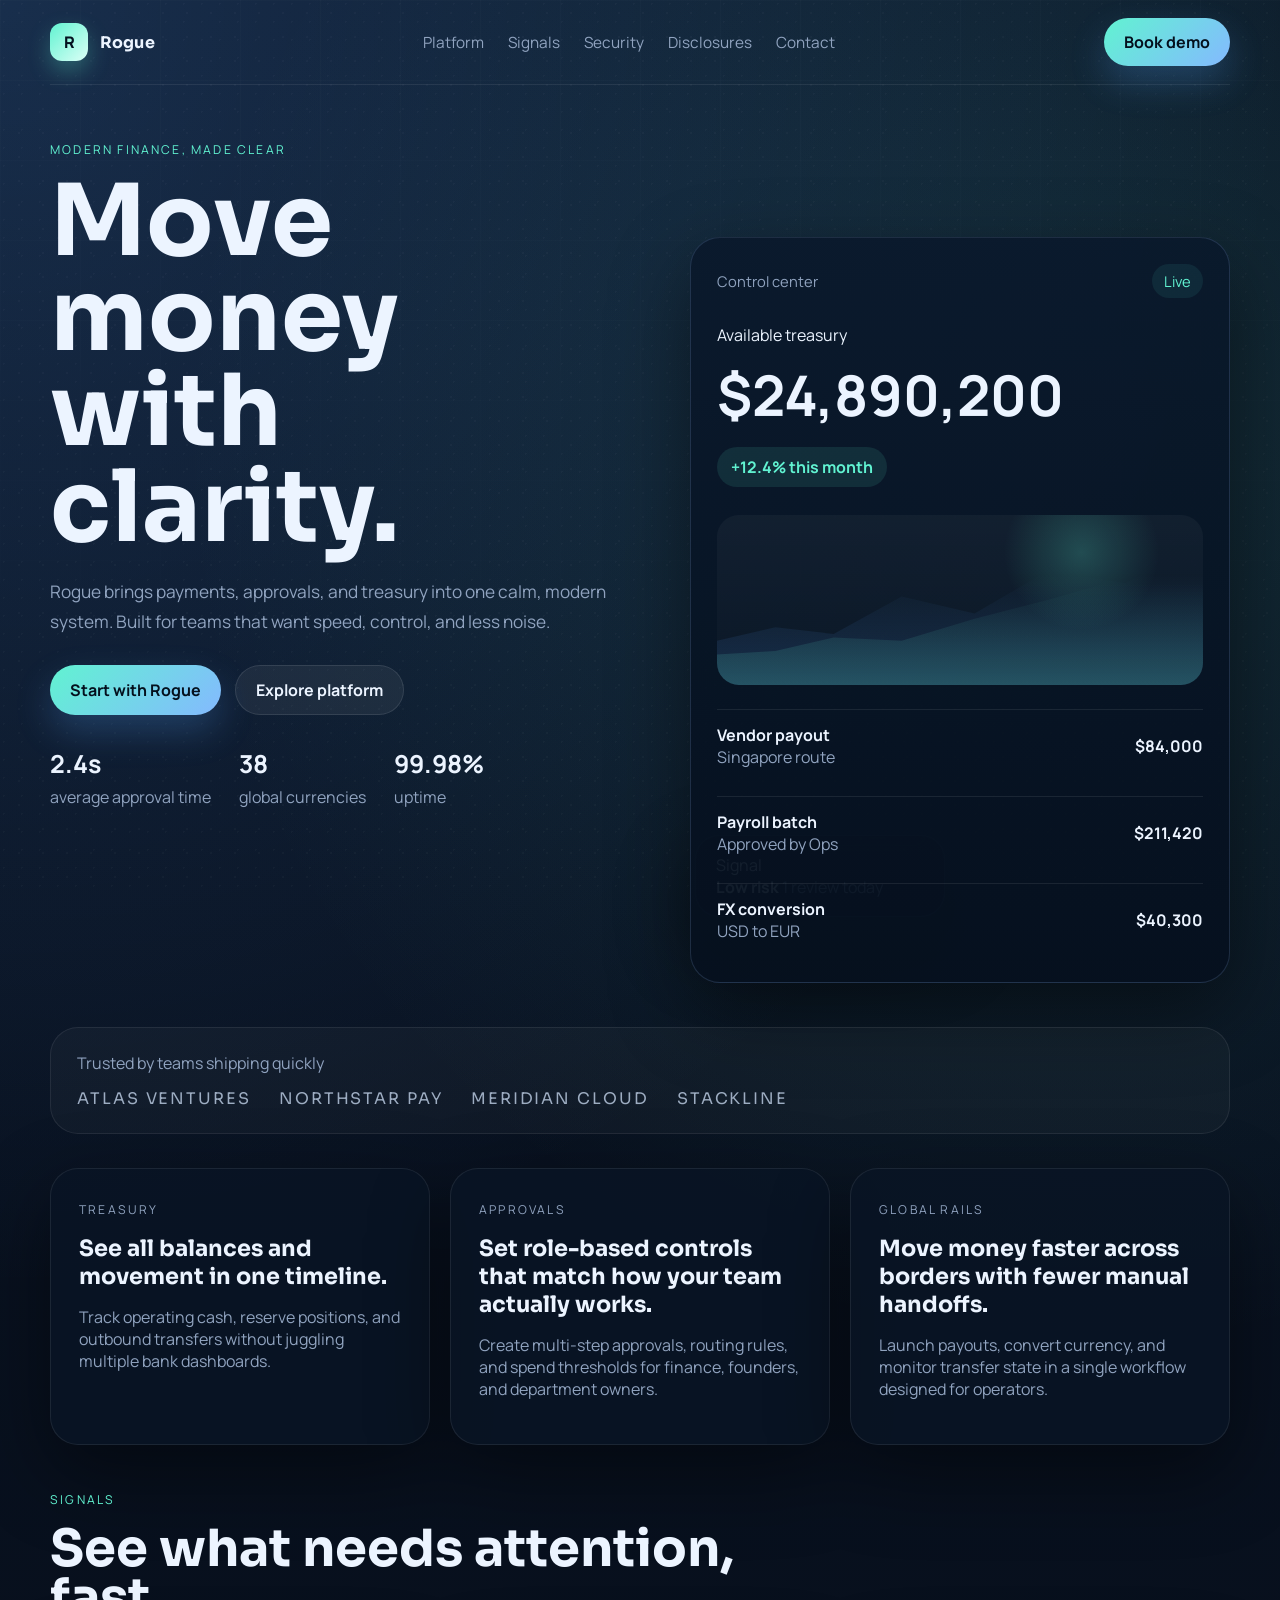
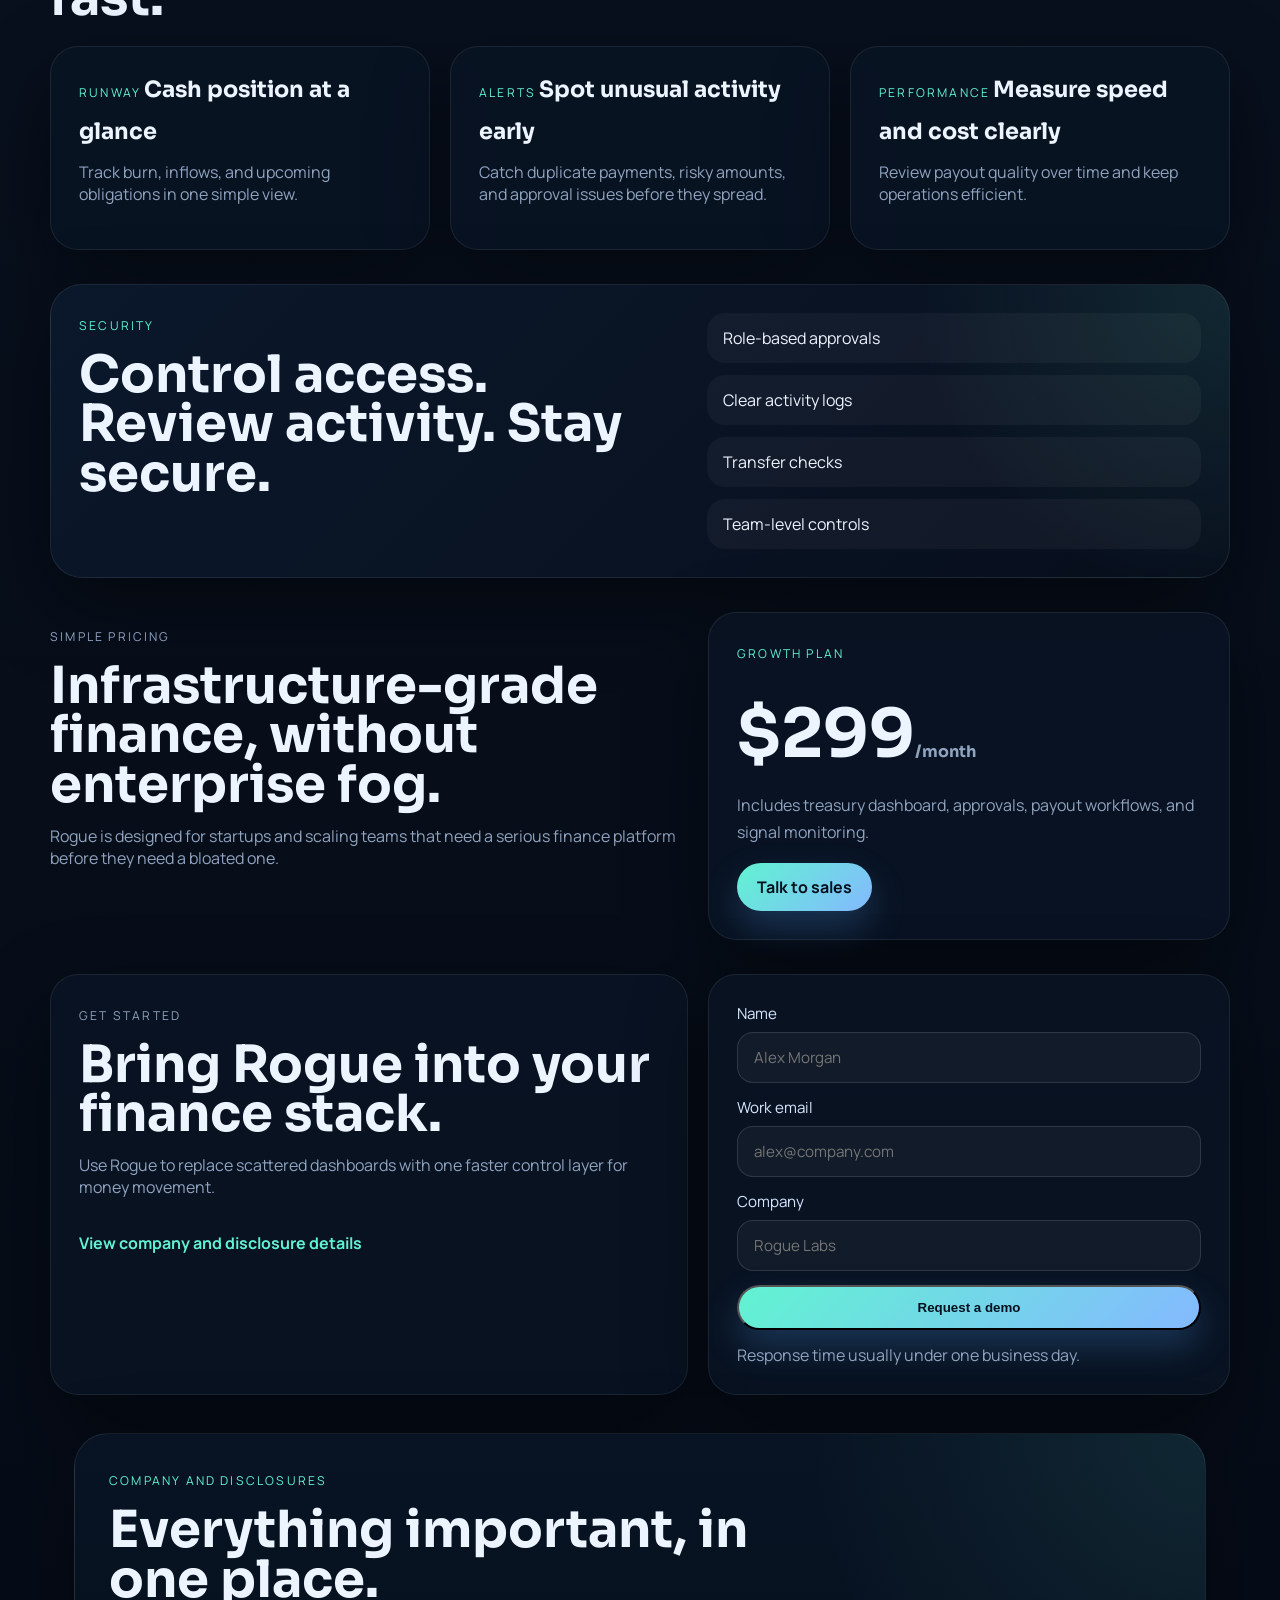
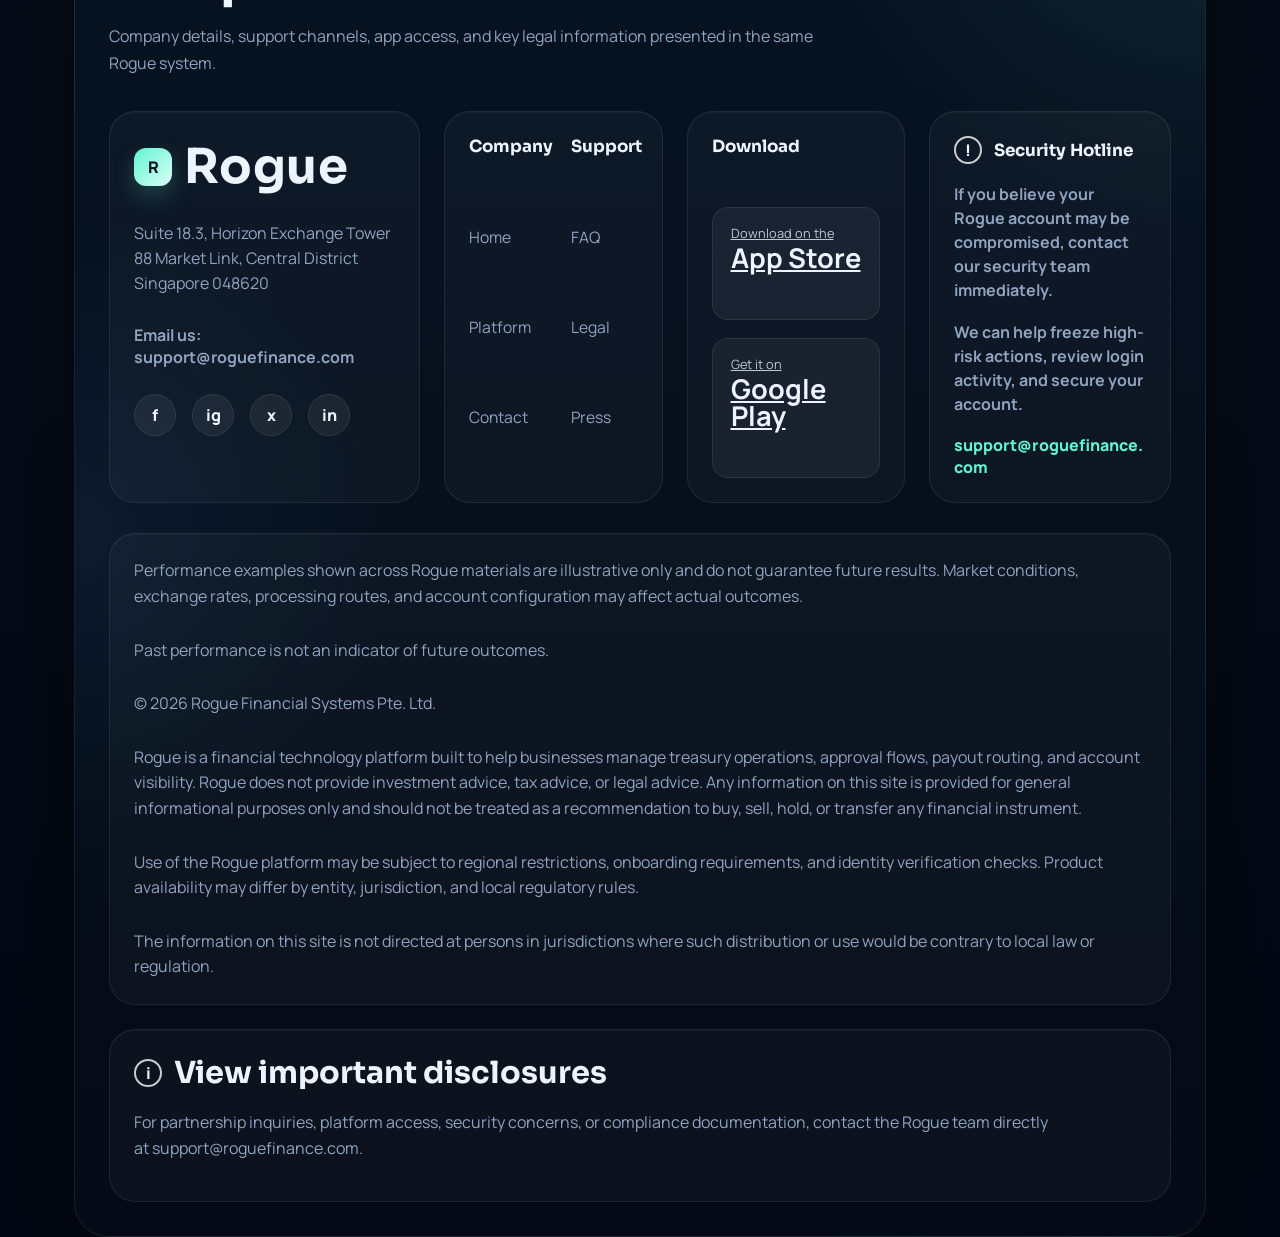
<file: index.html>
<!DOCTYPE html>
<html lang="en">
<head>
  <meta charset="UTF-8">
  <meta name="viewport" content="width=device-width, initial-scale=1.0">
  <title>Rogue | Fintech for Fast Teams</title>
  <link rel="preconnect" href="https://fonts.googleapis.com">
  <link rel="preconnect" href="https://fonts.gstatic.com" crossorigin>
  <link href="https://fonts.googleapis.com/css2?family=Manrope:wght@400;500;700;800&family=Sora:wght@400;600;700&display=swap" rel="stylesheet">
  <link rel="stylesheet" href="styles.css">
</head>
<body>
  <div class="noise"></div>

  <header class="site-header">
    <a href="#top" class="brand">
      <span class="brand-mark">R</span>
      <span class="brand-name">Rogue</span>
    </a>

    <nav class="site-nav">
      <a href="#platform">Platform</a>
      <a href="#signals">Signals</a>
      <a href="#security">Security</a>
      <a href="#disclosures">Disclosures</a>
      <a href="#contact">Contact</a>
    </nav>

    <a href="#contact" class="nav-cta">Book demo</a>
  </header>

  <main id="top">
    <section class="hero">
      <div class="hero-copy reveal">
        <p class="eyebrow">Modern finance, made clear</p>
        <h1>Move money with clarity.</h1>
        <p class="hero-text">
          Rogue brings payments, approvals, and treasury into one calm, modern system.
          Built for teams that want speed, control, and less noise.
        </p>

        <div class="hero-actions">
          <a href="#contact" class="primary-button">Start with Rogue</a>
          <a href="#platform" class="secondary-button">Explore platform</a>
        </div>

        <div class="hero-proof">
          <div>
            <strong>2.4s</strong>
            <span>average approval time</span>
          </div>
          <div>
            <strong>38</strong>
            <span>global currencies</span>
          </div>
          <div>
            <strong>99.98%</strong>
            <span>uptime</span>
          </div>
        </div>
      </div>

      <div class="hero-visual reveal">
        <div class="visual-shell">
          <div class="visual-grid"></div>

          <div class="floating-card risk-card">
            <p>Signal</p>
            <strong>Low risk</strong>
            <span>1 review today</span>
          </div>

          <div class="dashboard-panel">
            <div class="panel-topline">
              <span>Control center</span>
              <span class="status-live">Live</span>
            </div>

            <div class="metric-block">
              <p>Available treasury</p>
              <h2>$24,890,200</h2>
              <div class="growth-chip">+12.4% this month</div>
            </div>

            <div class="chart-area" aria-hidden="true">
              <span class="chart-line chart-one"></span>
              <span class="chart-line chart-two"></span>
              <span class="chart-glow"></span>
            </div>

            <div class="transaction-list">
              <article>
                <div>
                  <strong>Vendor payout</strong>
                  <span>Singapore route</span>
                </div>
                <b>$84,000</b>
              </article>
              <article>
                <div>
                  <strong>Payroll batch</strong>
                  <span>Approved by Ops</span>
                </div>
                <b>$211,420</b>
              </article>
              <article>
                <div>
                  <strong>FX conversion</strong>
                  <span>USD to EUR</span>
                </div>
                <b>$40,300</b>
              </article>
            </div>
          </div>
        </div>
      </div>
    </section>

    <section class="logo-strip reveal">
      <span>Trusted by teams shipping quickly</span>
      <div class="logo-row">
        <p>ATLAS VENTURES</p>
        <p>NORTHSTAR PAY</p>
        <p>MERIDIAN CLOUD</p>
        <p>STACKLINE</p>
      </div>
    </section>

    <section id="platform" class="platform-grid">
      <article class="feature-card reveal">
        <p class="section-label">Treasury</p>
        <h3>See all balances and movement in one timeline.</h3>
        <p>Track operating cash, reserve positions, and outbound transfers without juggling multiple bank dashboards.</p>
      </article>

      <article class="feature-card reveal">
        <p class="section-label">Approvals</p>
        <h3>Set role-based controls that match how your team actually works.</h3>
        <p>Create multi-step approvals, routing rules, and spend thresholds for finance, founders, and department owners.</p>
      </article>

      <article class="feature-card reveal">
        <p class="section-label">Global rails</p>
        <h3>Move money faster across borders with fewer manual handoffs.</h3>
        <p>Launch payouts, convert currency, and monitor transfer state in a single workflow designed for operators.</p>
      </article>
    </section>

    <section id="signals" class="signals-section">
      <div class="section-heading reveal">
        <p class="eyebrow">Signals</p>
        <h2>See what needs attention, fast.</h2>
      </div>

      <div class="signals-grid">
        <article class="signal-panel reveal">
          <span class="panel-kicker">Runway</span>
          <strong>Cash position at a glance</strong>
          <p>Track burn, inflows, and upcoming obligations in one simple view.</p>
        </article>

        <article class="signal-panel reveal">
          <span class="panel-kicker">Alerts</span>
          <strong>Spot unusual activity early</strong>
          <p>Catch duplicate payments, risky amounts, and approval issues before they spread.</p>
        </article>

        <article class="signal-panel reveal">
          <span class="panel-kicker">Performance</span>
          <strong>Measure speed and cost clearly</strong>
          <p>Review payout quality over time and keep operations efficient.</p>
        </article>
      </div>
    </section>

    <section id="security" class="security-band reveal">
      <div>
        <p class="eyebrow">Security</p>
        <h2>Control access. Review activity. Stay secure.</h2>
      </div>

      <div class="security-list">
        <p>Role-based approvals</p>
        <p>Clear activity logs</p>
        <p>Transfer checks</p>
        <p>Team-level controls</p>
      </div>
    </section>

    <section class="pricing-band reveal">
      <div class="pricing-copy">
        <p class="eyebrow">Simple pricing</p>
        <h2>Infrastructure-grade finance, without enterprise fog.</h2>
        <p>Rogue is designed for startups and scaling teams that need a serious finance platform before they need a bloated one.</p>
      </div>

      <div class="pricing-card">
        <span class="price-label">Growth plan</span>
        <strong>$299<span>/month</span></strong>
        <p>Includes treasury dashboard, approvals, payout workflows, and signal monitoring.</p>
        <a href="#contact" class="primary-button">Talk to sales</a>
      </div>
    </section>

    <section id="contact" class="contact-section reveal">
      <div class="contact-card">
        <p class="eyebrow">Get started</p>
        <h2>Bring Rogue into your finance stack.</h2>
        <p>Use Rogue to replace scattered dashboards with one faster control layer for money movement.</p>
        <a href="#disclosures" class="text-link">View company and disclosure details</a>
      </div>

      <form class="contact-form">
        <label>
          Name
          <input type="text" placeholder="Alex Morgan">
        </label>
        <label>
          Work email
          <input type="email" placeholder="alex@company.com">
        </label>
        <label>
          Company
          <input type="text" placeholder="Rogue Labs">
        </label>
        <button type="submit" class="primary-button">Request a demo</button>
        <p class="form-note" id="form-note">Response time usually under one business day.</p>
      </form>
    </section>

    <section id="disclosures" class="disclosures-hub reveal">
      <div class="disclosures-intro">
        <p class="eyebrow">Company and disclosures</p>
        <h2>Everything important, in one place.</h2>
        <p>
          Company details, support channels, app access, and key legal information presented in the same Rogue system.
        </p>
      </div>

      <div class="info-top">
        <div class="info-brand-block">
          <a href="#top" class="info-brand">
            <span class="brand-mark">R</span>
            <span class="brand-name">Rogue</span>
          </a>

          <div class="info-address">
            <p>Suite 18.3, Horizon Exchange Tower</p>
            <p>88 Market Link, Central District</p>
            <p>Singapore 048620</p>
          </div>

          <p class="info-email">Email us: support@roguefinance.com</p>

          <div class="info-socials" aria-label="Social media">
            <a href="#" aria-label="Facebook">f</a>
            <a href="#" aria-label="Instagram">ig</a>
            <a href="#" aria-label="Twitter">x</a>
            <a href="#" aria-label="LinkedIn">in</a>
          </div>
        </div>

        <div class="info-links-group">
          <div class="info-links-column">
            <h2>Company</h2>
            <a href="#top">Home</a>
            <a href="#platform">Platform</a>
            <a href="#contact">Contact</a>
          </div>

          <div class="info-links-column">
            <h2>Support</h2>
            <a href="#signals">FAQ</a>
            <a href="#security">Legal</a>
            <a href="#contact">Press</a>
          </div>
        </div>

        <div class="info-download">
          <h2>Download</h2>
          <a href="#" class="store-badge">
            <span class="store-small">Download on the</span>
            <strong>App Store</strong>
          </a>
          <a href="#" class="store-badge">
            <span class="store-small">Get it on</span>
            <strong>Google Play</strong>
          </a>
        </div>

        <aside class="hotline-card">
          <div class="hotline-title">
            <span class="hotline-icon">!</span>
            <h2>Security Hotline</h2>
          </div>
          <p>If you believe your Rogue account may be compromised, contact our security team immediately.</p>
          <p>We can help freeze high-risk actions, review login activity, and secure your account.</p>
          <a href="mailto:support@roguefinance.com">support@roguefinance.com</a>
        </aside>
      </div>

      <div class="disclosures">
        <p>
          Performance examples shown across Rogue materials are illustrative only and do not guarantee future results.
          Market conditions, exchange rates, processing routes, and account configuration may affect actual outcomes.
        </p>

        <p>
          Past performance is not an indicator of future outcomes.
        </p>

        <p>
          © 2026 Rogue Financial Systems Pte. Ltd.
        </p>

        <p>
          Rogue is a financial technology platform built to help businesses manage treasury operations, approval flows,
          payout routing, and account visibility. Rogue does not provide investment advice, tax advice, or legal advice.
          Any information on this site is provided for general informational purposes only and should not be treated as a
          recommendation to buy, sell, hold, or transfer any financial instrument.
        </p>

        <p>
          Use of the Rogue platform may be subject to regional restrictions, onboarding requirements, and identity
          verification checks. Product availability may differ by entity, jurisdiction, and local regulatory rules.
        </p>

        <p>
          The information on this site is not directed at persons in jurisdictions where such distribution or use would be
          contrary to local law or regulation.
        </p>
      </div>

      <div class="important-disclosures">
        <div class="important-title">
          <span class="important-icon">i</span>
          <h2>View important disclosures</h2>
        </div>
        <p>
          For partnership inquiries, platform access, security concerns, or compliance documentation, contact the Rogue team
          directly at support@roguefinance.com.
        </p>
      </div>
    </section>
  </main>

  <script src="script.js"></script>
</body>
</html>
</file>
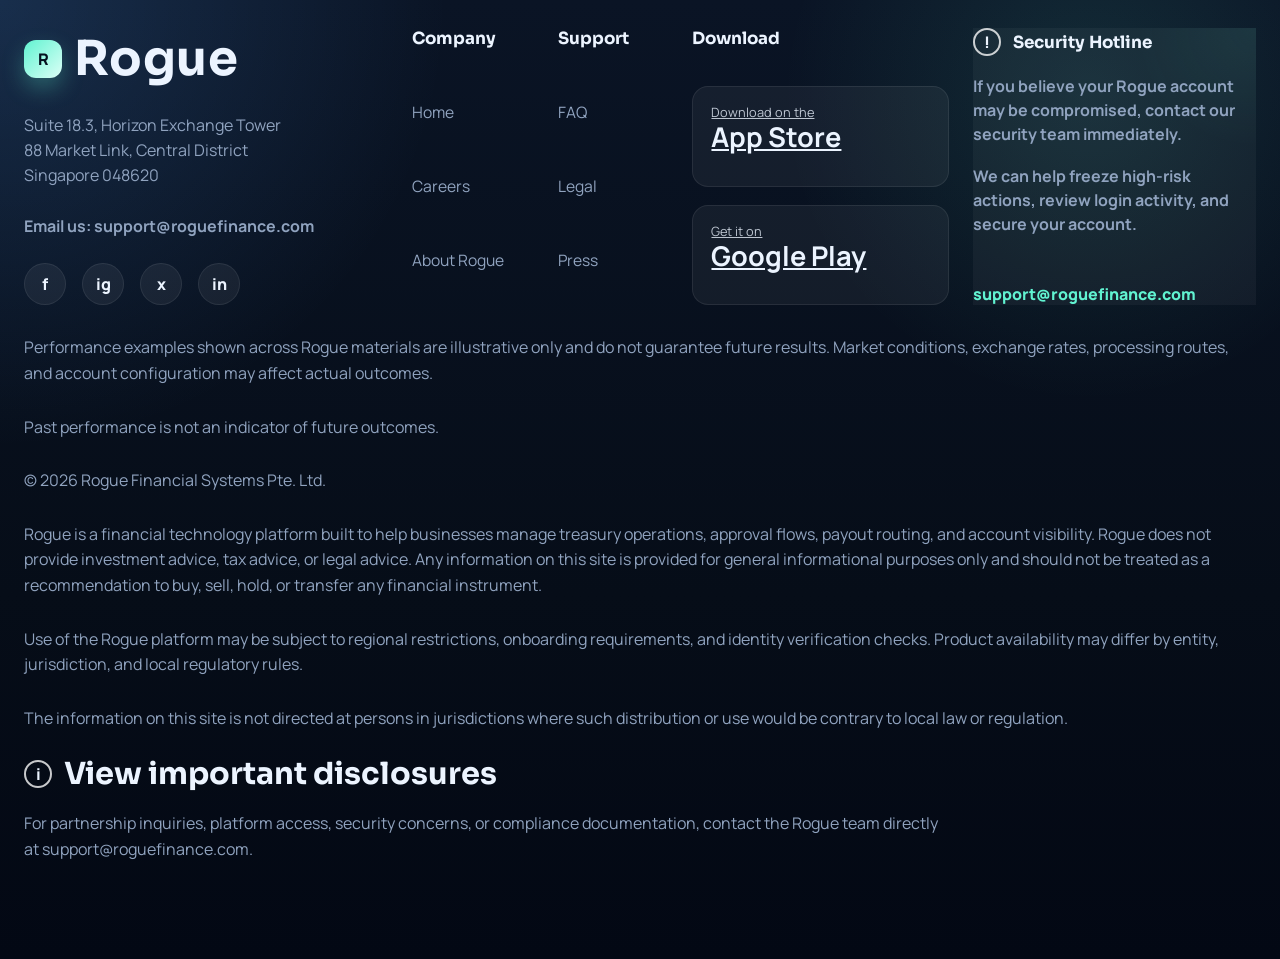
<file: info.html>
<!DOCTYPE html>
<html lang="en">
<head>
  <meta charset="UTF-8">
  <meta name="viewport" content="width=device-width, initial-scale=1.0">
  <title>Rogue | Company & Disclosures</title>
  <link rel="preconnect" href="https://fonts.googleapis.com">
  <link rel="preconnect" href="https://fonts.gstatic.com" crossorigin>
  <link href="https://fonts.googleapis.com/css2?family=Manrope:wght@400;500;700;800&family=Sora:wght@400;600;700&display=swap" rel="stylesheet">
  <link rel="stylesheet" href="styles.css">
</head>
<body class="info-page">
  <main class="info-shell">
    <section class="info-top">
      <div class="info-brand-block">
        <a href="index.html" class="info-brand">
          <span class="brand-mark">R</span>
          <span class="brand-name">Rogue</span>
        </a>

        <div class="info-address">
          <p>Suite 18.3, Horizon Exchange Tower</p>
          <p>88 Market Link, Central District</p>
          <p>Singapore 048620</p>
        </div>

        <p class="info-email">Email us: support@roguefinance.com</p>

        <div class="info-socials" aria-label="Social media">
          <a href="#" aria-label="Facebook">f</a>
          <a href="#" aria-label="Instagram">ig</a>
          <a href="#" aria-label="Twitter">x</a>
          <a href="#" aria-label="LinkedIn">in</a>
        </div>
      </div>

      <div class="info-links-group">
        <div class="info-links-column">
          <h2>Company</h2>
          <a href="index.html">Home</a>
          <a href="#careers">Careers</a>
          <a href="#about">About Rogue</a>
        </div>

        <div class="info-links-column">
          <h2>Support</h2>
          <a href="#faq">FAQ</a>
          <a href="#legal">Legal</a>
          <a href="#press">Press</a>
        </div>
      </div>

      <div class="info-download">
        <h2>Download</h2>
        <a href="#" class="store-badge">
          <span class="store-small">Download on the</span>
          <strong>App Store</strong>
        </a>
        <a href="#" class="store-badge">
          <span class="store-small">Get it on</span>
          <strong>Google Play</strong>
        </a>
      </div>

      <aside class="hotline-card">
        <div class="hotline-title">
          <span class="hotline-icon">!</span>
          <h2>Security Hotline</h2>
        </div>
        <p>If you believe your Rogue account may be compromised, contact our security team immediately.</p>
        <p>We can help freeze high-risk actions, review login activity, and secure your account.</p>
        <a href="mailto:support@roguefinance.com">support@roguefinance.com</a>
      </aside>
    </section>

    <section class="disclosures">
      <p>
        Performance examples shown across Rogue materials are illustrative only and do not guarantee future results.
        Market conditions, exchange rates, processing routes, and account configuration may affect actual outcomes.
      </p>

      <p>
        Past performance is not an indicator of future outcomes.
      </p>

      <p>
        © 2026 Rogue Financial Systems Pte. Ltd.
      </p>

      <p>
        Rogue is a financial technology platform built to help businesses manage treasury operations, approval flows,
        payout routing, and account visibility. Rogue does not provide investment advice, tax advice, or legal advice.
        Any information on this site is provided for general informational purposes only and should not be treated as a
        recommendation to buy, sell, hold, or transfer any financial instrument.
      </p>

      <p>
        Use of the Rogue platform may be subject to regional restrictions, onboarding requirements, and identity
        verification checks. Product availability may differ by entity, jurisdiction, and local regulatory rules.
      </p>

      <p>
        The information on this site is not directed at persons in jurisdictions where such distribution or use would be
        contrary to local law or regulation.
      </p>
    </section>

    <section class="important-disclosures">
      <div class="important-title">
        <span class="important-icon">i</span>
        <h2>View important disclosures</h2>
      </div>
      <p>
        For partnership inquiries, platform access, security concerns, or compliance documentation, contact the Rogue team
        directly at support@roguefinance.com.
      </p>
    </section>
  </main>
</body>
</html>
</file>
<file: styles.css>
:root {
  --bg: #07111f;
  --bg-deep: #030814;
  --panel: rgba(9, 20, 37, 0.8);
  --panel-strong: rgba(12, 28, 48, 0.96);
  --line: rgba(157, 191, 255, 0.16);
  --text: #ecf4ff;
  --muted: #90a3bf;
  --aqua: #61f3d1;
  --blue: #58a6ff;
  --blue-deep: #1e6ee8;
  --violet: #8b7cff;
  --shadow: 0 28px 80px rgba(0, 0, 0, 0.45);
}

* {
  box-sizing: border-box;
}

html {
  scroll-behavior: smooth;
}

body {
  margin: 0;
  color: var(--text);
  font-family: "Manrope", sans-serif;
  background:
    radial-gradient(circle at top left, rgba(88, 166, 255, 0.18), transparent 28%),
    radial-gradient(circle at 85% 10%, rgba(97, 243, 209, 0.11), transparent 22%),
    linear-gradient(180deg, #0a1425 0%, #060d18 62%, #030814 100%);
  overflow-x: hidden;
}

body::before {
  content: "";
  position: fixed;
  inset: 0;
  background:
    linear-gradient(rgba(255, 255, 255, 0.02) 1px, transparent 1px),
    linear-gradient(90deg, rgba(255, 255, 255, 0.02) 1px, transparent 1px);
  background-size: 80px 80px;
  mask-image: linear-gradient(180deg, rgba(0, 0, 0, 0.85), transparent);
  pointer-events: none;
}

.noise {
  position: fixed;
  inset: 0;
  opacity: 0.08;
  pointer-events: none;
  background-image:
    radial-gradient(circle at 20% 20%, rgba(255, 255, 255, 0.35) 0 1px, transparent 1px),
    radial-gradient(circle at 80% 55%, rgba(255, 255, 255, 0.35) 0 1px, transparent 1px);
  background-size: 18px 18px, 24px 24px;
}

.site-header,
main {
  width: min(1180px, calc(100% - 32px));
  margin: 0 auto;
}

.site-header {
  position: relative;
  top: auto;
  z-index: 10;
  margin-top: 0;
  padding: 18px 0;
  display: flex;
  align-items: center;
  justify-content: space-between;
  gap: 16px;
  background: transparent;
  border: 0;
  border-bottom: 1px solid rgba(255, 255, 255, 0.08);
  border-radius: 0;
  backdrop-filter: none;
  box-shadow: none;
}

.brand {
  display: inline-flex;
  align-items: center;
  gap: 12px;
  color: var(--text);
  text-decoration: none;
}

.brand-mark {
  width: 38px;
  height: 38px;
  display: grid;
  place-items: center;
  border-radius: 12px;
  color: #04111f;
  font-weight: 800;
  background: linear-gradient(135deg, var(--aqua), #dcfff7);
  box-shadow: 0 10px 22px rgba(97, 243, 209, 0.28);
}

.brand-name,
.site-nav a,
.nav-cta,
.primary-button,
.secondary-button,
.text-link {
  text-decoration: none;
}

.brand-name {
  font-family: "Sora", sans-serif;
  font-weight: 700;
  letter-spacing: 0.01em;
}

.site-nav {
  display: flex;
  gap: 24px;
}

.site-nav a {
  color: var(--muted);
  font-size: 0.96rem;
}

.site-nav a:hover,
.site-nav a:focus-visible {
  color: var(--text);
}

.nav-cta,
.primary-button,
.secondary-button {
  display: inline-flex;
  align-items: center;
  justify-content: center;
  border-radius: 999px;
  padding: 13px 20px;
  font-weight: 700;
  transition: transform 0.25s ease, box-shadow 0.25s ease, background 0.25s ease;
}

.nav-cta,
.primary-button {
  color: #04101d;
  background: linear-gradient(135deg, var(--aqua), #84b9ff);
  box-shadow: 0 16px 36px rgba(88, 166, 255, 0.24);
}

.secondary-button {
  color: var(--text);
  background: rgba(255, 255, 255, 0.06);
  border: 1px solid rgba(255, 255, 255, 0.1);
}

.nav-cta:hover,
.primary-button:hover,
.secondary-button:hover {
  transform: translateY(-2px);
}

.hero {
  padding: 52px 0 52px;
  display: grid;
  grid-template-columns: minmax(0, 1.02fr) minmax(360px, 0.98fr);
  gap: 40px;
  align-items: start;
}

.eyebrow,
.section-label,
.panel-kicker,
.price-label {
  display: inline-block;
  margin: 0 0 16px;
  color: var(--aqua);
  letter-spacing: 0.18em;
  text-transform: uppercase;
  font-size: 0.76rem;
}

.hero h1,
.section-heading h2,
.security-band h2,
.pricing-copy h2,
.contact-card h2 {
  margin: 0;
  font-family: "Sora", sans-serif;
  line-height: 0.96;
}

.hero h1 {
  max-width: 12ch;
  font-size: clamp(3.3rem, 8vw, 6.2rem);
}

.hero-text {
  max-width: 58ch;
  margin: 22px 0 0;
  color: var(--muted);
  font-size: 1.08rem;
  line-height: 1.75;
}

.hero-actions,
.hero-proof,
.logo-row,
.security-list {
  display: flex;
  flex-wrap: wrap;
}

.hero-actions {
  gap: 14px;
  margin-top: 28px;
}

.hero-proof {
  gap: 28px;
  margin-top: 32px;
}

.hero-proof div {
  display: grid;
  gap: 6px;
}

.hero-proof strong {
  font-size: 1.55rem;
}

.hero-proof span,
.logo-strip span,
.feature-card p,
.signal-panel p,
.pricing-copy p,
.contact-card p,
.form-note,
.hero-proof div span,
.transaction-list span,
.floating-card span {
  color: var(--muted);
}

.hero-visual {
  position: relative;
  padding-top: 44px;
}

.visual-shell {
  position: relative;
  min-height: 760px;
}

.visual-grid,
.dashboard-panel,
.floating-card {
  border: 1px solid var(--line);
}

.visual-grid {
  display: none;
}

.dashboard-panel {
  position: absolute;
  right: 0;
  top: 56px;
  width: min(100%, 540px);
  padding: 26px;
  border-radius: 30px;
  background: linear-gradient(180deg, rgba(10, 25, 44, 0.95), rgba(6, 16, 30, 0.95));
  box-shadow: var(--shadow);
}

.panel-topline,
.transaction-list article {
  display: flex;
  align-items: center;
  justify-content: space-between;
}

.panel-topline {
  color: var(--muted);
  font-size: 0.92rem;
}

.status-live {
  padding: 7px 12px;
  border-radius: 999px;
  color: var(--aqua);
  background: rgba(97, 243, 209, 0.08);
}

.metric-block {
  margin-top: 26px;
}

.metric-block p,
.metric-block h2,
.floating-card p,
.floating-card strong,
.signal-panel strong,
.feature-card h3,
.pricing-card strong {
  margin: 0;
}

.metric-block h2 {
  margin-top: 10px;
  font-size: clamp(2.2rem, 5vw, 3.5rem);
}

.growth-chip {
  display: inline-flex;
  margin-top: 14px;
  padding: 9px 14px;
  border-radius: 999px;
  background: rgba(97, 243, 209, 0.1);
  color: var(--aqua);
  font-weight: 700;
}

.chart-area {
  position: relative;
  height: 170px;
  margin-top: 28px;
  border-radius: 22px;
  background: linear-gradient(180deg, rgba(255, 255, 255, 0.04), rgba(255, 255, 255, 0.01));
  overflow: hidden;
}

.chart-line,
.chart-glow {
  position: absolute;
  inset: auto 0 0 0;
}

.chart-line {
  height: 100%;
  opacity: 0.92;
}

.chart-one {
  background: linear-gradient(180deg, transparent 35%, rgba(88, 166, 255, 0.18) 100%);
  clip-path: polygon(0 74%, 12% 66%, 24% 70%, 38% 48%, 53% 58%, 68% 33%, 84% 40%, 100% 16%, 100% 100%, 0 100%);
}

.chart-two {
  background: linear-gradient(180deg, transparent 40%, rgba(97, 243, 209, 0.2) 100%);
  clip-path: polygon(0 82%, 12% 80%, 24% 72%, 38% 74%, 53% 61%, 68% 50%, 84% 37%, 100% 29%, 100% 100%, 0 100%);
}

.chart-glow {
  top: 0;
  background: radial-gradient(circle at 75% 22%, rgba(97, 243, 209, 0.22), transparent 20%);
}

.transaction-list {
  display: grid;
  gap: 14px;
  margin-top: 24px;
}

.transaction-list article {
  padding: 14px 0;
  border-top: 1px solid rgba(255, 255, 255, 0.08);
}

.transaction-list strong,
.transaction-list b {
  display: block;
}

.floating-card {
  position: absolute;
  padding: 18px 20px;
  border-radius: 24px;
  background: rgba(7, 18, 33, 0.88);
  backdrop-filter: blur(12px);
  box-shadow: var(--shadow);
}

.risk-card {
  left: 24px;
  bottom: 24px;
  width: 250px;
  animation: drift 7s ease-in-out infinite reverse;
}

.logo-strip,
.security-band,
.pricing-band,
.contact-section {
  margin-top: 34px;
}

.logo-strip {
  padding: 24px 26px;
  border: 1px solid rgba(255, 255, 255, 0.08);
  border-radius: 28px;
  background: rgba(255, 255, 255, 0.03);
}

.logo-row {
  gap: 28px;
  margin-top: 14px;
}

.logo-row p {
  margin: 0;
  font-family: "Sora", sans-serif;
  letter-spacing: 0.12em;
  color: #cfe0f7;
  opacity: 0.74;
}

.platform-grid,
.signals-grid,
.pricing-band,
.contact-section {
  display: grid;
  gap: 20px;
}

.platform-grid {
  grid-template-columns: repeat(3, minmax(0, 1fr));
  margin-top: 34px;
}

.feature-card,
.signal-panel,
.pricing-card,
.contact-card,
.contact-form {
  padding: 28px;
  border-radius: 28px;
  background: var(--panel);
  border: 1px solid rgba(255, 255, 255, 0.08);
  box-shadow: var(--shadow);
}

.feature-card h3,
.signal-panel strong,
.pricing-card strong {
  font-family: "Sora", sans-serif;
}

.feature-card h3,
.signal-panel strong {
  font-size: 1.4rem;
  line-height: 1.25;
}

.signals-section {
  margin-top: 42px;
}

.section-heading {
  max-width: 760px;
}

.section-heading h2,
.security-band h2,
.pricing-copy h2,
.contact-card h2 {
  font-size: clamp(2rem, 4vw, 3.4rem);
}

.signals-grid {
  grid-template-columns: repeat(3, minmax(0, 1fr));
  margin-top: 24px;
}

.security-band {
  padding: 28px;
  display: grid;
  grid-template-columns: minmax(0, 1.1fr) minmax(280px, 0.9fr);
  gap: 24px;
  border-radius: 32px;
  background:
    radial-gradient(circle at top right, rgba(97, 243, 209, 0.1), transparent 26%),
    linear-gradient(135deg, rgba(11, 25, 44, 0.95), rgba(8, 16, 29, 0.95));
  border: 1px solid rgba(255, 255, 255, 0.08);
  box-shadow: var(--shadow);
}

.security-list {
  gap: 12px;
  flex-direction: column;
}

.security-list p {
  margin: 0;
  padding: 14px 16px;
  border-radius: 18px;
  background: rgba(255, 255, 255, 0.04);
}

.pricing-band,
.contact-section {
  grid-template-columns: minmax(0, 1.1fr) minmax(320px, 0.9fr);
}

.pricing-copy {
  padding: 12px 8px 12px 0;
}

.pricing-card strong {
  display: block;
  font-size: clamp(2.8rem, 6vw, 4.2rem);
  margin-top: 14px;
}

.pricing-card strong span {
  font-size: 1rem;
  color: var(--muted);
}

.pricing-card p {
  color: var(--muted);
  line-height: 1.7;
}

.contact-form {
  display: grid;
  gap: 14px;
}

.contact-form label {
  display: grid;
  gap: 8px;
  color: #d7e7ff;
  font-size: 0.95rem;
}

.contact-form input {
  width: 100%;
  padding: 14px 16px;
  border-radius: 16px;
  color: var(--text);
  font: inherit;
  background: rgba(255, 255, 255, 0.04);
  border: 1px solid rgba(255, 255, 255, 0.12);
}

.contact-form input:focus {
  outline: 2px solid rgba(97, 243, 209, 0.24);
  border-color: rgba(97, 243, 209, 0.48);
}

.text-link {
  display: inline-flex;
  margin-top: 18px;
  color: var(--aqua);
  font-weight: 700;
}

.form-note {
  margin: 0;
}

.reveal {
  opacity: 0;
  transform: translateY(18px);
  transition: opacity 0.7s ease, transform 0.7s ease;
}

.reveal.is-visible {
  opacity: 1;
  transform: translateY(0);
}

@keyframes drift {
  0%,
  100% {
    transform: translateY(0);
  }

  50% {
    transform: translateY(-10px);
  }
}

@media (max-width: 1080px) {
  .hero,
  .platform-grid,
  .signals-grid,
  .pricing-band,
  .contact-section,
  .security-band {
    grid-template-columns: 1fr;
  }

  .visual-shell {
    min-height: 640px;
  }

  .dashboard-panel {
    position: relative;
    width: 100%;
    top: auto;
    margin-top: 64px;
  }

  .risk-card {
    left: 16px;
    bottom: 24px;
  }
}

@media (max-width: 760px) {
  .site-header {
    flex-wrap: wrap;
    justify-content: center;
  }

  .site-nav {
    order: 3;
    width: 100%;
    justify-content: center;
    gap: 16px;
    flex-wrap: wrap;
  }

  .hero {
    padding-top: 56px;
  }

  .hero h1 {
    font-size: clamp(2.8rem, 14vw, 4.6rem);
  }

  .visual-shell {
    min-height: auto;
  }

  .floating-card {
    position: relative;
    width: 100%;
  }

  .risk-card {
    top: auto;
    right: auto;
    left: auto;
    bottom: auto;
    margin-bottom: 16px;
  }

  .dashboard-panel {
    margin-top: 0;
  }

  .feature-card,
  .signal-panel,
  .pricing-card,
  .contact-card,
  .contact-form,
  .security-band,
  .logo-strip {
    padding: 22px;
    border-radius: 24px;
  }
}

.info-page,
.disclosures-hub {
  color: #20242d;
}

.info-page::before,
.info-page .noise {
  display: none;
}

.info-shell,
.disclosures-hub {
  width: min(1320px, calc(100% - 48px));
  margin: 0 auto;
  padding: 28px 0 56px;
  border-radius: 34px;
}

.disclosures-hub {
  margin-top: 38px;
  padding: 34px;
  background:
    radial-gradient(circle at top right, rgba(97, 243, 209, 0.09), transparent 22%),
    radial-gradient(circle at left center, rgba(88, 166, 255, 0.08), transparent 24%),
    linear-gradient(180deg, rgba(8, 20, 36, 0.96), rgba(4, 11, 22, 0.98));
  border: 1px solid rgba(255, 255, 255, 0.08);
  box-shadow: var(--shadow);
  color: var(--text);
}

.disclosures-intro {
  max-width: 720px;
  margin-bottom: 34px;
}

.disclosures-intro h2 {
  margin: 0;
  font-family: "Sora", sans-serif;
  font-size: clamp(2rem, 4vw, 3.2rem);
  line-height: 0.98;
}

.disclosures-intro p:last-child {
  margin: 18px 0 0;
  color: var(--muted);
  line-height: 1.7;
}

.info-top {
  display: grid;
  grid-template-columns: minmax(0, 1.35fr) minmax(0, 0.95fr) minmax(0, 0.95fr) minmax(0, 1.05fr);
  gap: 24px;
  align-items: stretch;
}

.info-top > * {
  min-width: 0;
}

.info-brand {
  display: inline-flex;
  align-items: center;
  gap: 12px;
  color: var(--text);
  text-decoration: none;
}

.disclosures-hub .info-top,
.disclosures-hub .disclosures,
.disclosures-hub .important-disclosures {
  position: relative;
  z-index: 1;
}

.disclosures-hub .info-brand-block,
.disclosures-hub .info-links-group,
.disclosures-hub .info-download,
.disclosures-hub .hotline-card,
.disclosures-hub .disclosures,
.disclosures-hub .important-disclosures {
  padding: 24px;
  border-radius: 26px;
  background: rgba(255, 255, 255, 0.03);
  border: 1px solid rgba(255, 255, 255, 0.08);
  box-shadow: inset 0 1px 0 rgba(255, 255, 255, 0.03);
}

.disclosures-hub .hotline-card,
.disclosures-hub .info-download,
.disclosures-hub .info-links-group {
  height: 100%;
}

.disclosures-hub .info-brand .brand-mark {
  color: #04111f;
  background: linear-gradient(135deg, var(--aqua), #dcfff7);
  box-shadow: 0 10px 22px rgba(97, 243, 209, 0.2);
}

.info-brand .brand-name {
  font-size: 3rem;
}

.info-address,
.info-email,
.disclosures,
.important-disclosures p {
  color: var(--muted);
}

.info-address {
  margin-top: 24px;
  font-size: 1rem;
  line-height: 1.55;
}

.info-address p,
.info-email,
.info-links-column h2,
.info-links-column a,
.info-download h2,
.hotline-card p,
.hotline-card h2,
.store-badge,
.disclosures p,
.important-title h2 {
  margin: 0;
}

.info-email {
  margin-top: 28px;
  font-weight: 700;
}

.info-socials {
  display: flex;
  gap: 16px;
  margin-top: 26px;
}

.info-socials a {
  width: 42px;
  height: 42px;
  display: grid;
  place-items: center;
  border-radius: 50%;
  background: rgba(255, 255, 255, 0.06);
  color: var(--text);
  border: 1px solid rgba(255, 255, 255, 0.08);
  font-weight: 800;
  text-decoration: none;
}

.info-links-group {
  display: grid;
  grid-template-columns: repeat(2, minmax(0, 1fr));
  gap: 36px;
}

.info-links-column,
.info-download {
  display: grid;
  gap: 18px;
}

.info-links-column h2,
.info-download h2,
.hotline-card h2 {
  color: var(--text);
  font-family: "Sora", sans-serif;
  font-size: 1.05rem;
}

.info-links-column a {
  color: var(--muted);
  font-size: 0.98rem;
  text-decoration: none;
}

.info-links-column a:hover,
.hotline-card a:hover {
  color: var(--text);
}

.store-badge {
  padding: 16px 18px;
  border-radius: 16px;
  background: rgba(255, 255, 255, 0.05);
  color: var(--text);
  border: 1px solid rgba(255, 255, 255, 0.08);
}

.store-badge strong {
  display: block;
  margin-top: 2px;
  font-size: 1.7rem;
  line-height: 1;
}

.store-small {
  display: block;
  font-size: 0.8rem;
  opacity: 0.78;
}

.hotline-card {
  display: flex;
  flex-direction: column;
  gap: 18px;
  background:
    radial-gradient(circle at top right, rgba(97, 243, 209, 0.08), transparent 30%),
    rgba(255, 255, 255, 0.04);
}

.hotline-title,
.important-title {
  display: flex;
  align-items: center;
  gap: 12px;
}

.hotline-icon,
.important-icon {
  width: 28px;
  height: 28px;
  display: grid;
  place-items: center;
  border-radius: 50%;
  border: 2px solid rgba(255, 255, 255, 0.78);
  color: var(--text);
  font-weight: 800;
}

.hotline-card p {
  color: var(--muted);
  line-height: 1.5;
  font-weight: 700;
}

.hotline-card a {
  display: inline-flex;
  margin-top: auto;
  color: var(--aqua);
  font-weight: 800;
  text-decoration: none;
  overflow-wrap: anywhere;
}

.disclosures {
  margin-top: 30px;
  font-size: 1rem;
  line-height: 1.6;
}

.disclosures p + p {
  margin-top: 28px;
}

.important-disclosures {
  margin-top: 24px;
  padding-bottom: 24px;
}

.important-title h2 {
  color: var(--text);
  font-family: "Sora", sans-serif;
  font-size: 1.9rem;
}

.important-disclosures p {
  margin-top: 18px;
  max-width: 920px;
  line-height: 1.6;
}

@media (max-width: 1080px) {
  .info-top {
    grid-template-columns: 1fr 1fr;
  }

  .info-links-group {
    grid-template-columns: 1fr 1fr;
  }

  .disclosures-hub .hotline-card {
    grid-column: 1 / -1;
  }
}

@media (max-width: 760px) {
  .info-shell {
    width: min(100% - 28px, 680px);
    padding-top: 20px;
  }

  .disclosures-hub {
    width: min(100%, calc(100% - 28px));
    padding: 22px;
  }

  .info-top,
  .info-links-group {
    grid-template-columns: 1fr;
    gap: 28px;
  }

  .info-brand .brand-name {
    font-size: 2.2rem;
  }

  .disclosures {
    margin-top: 54px;
  }

  .important-title h2 {
    font-size: 1.45rem;
  }
}
</file>
